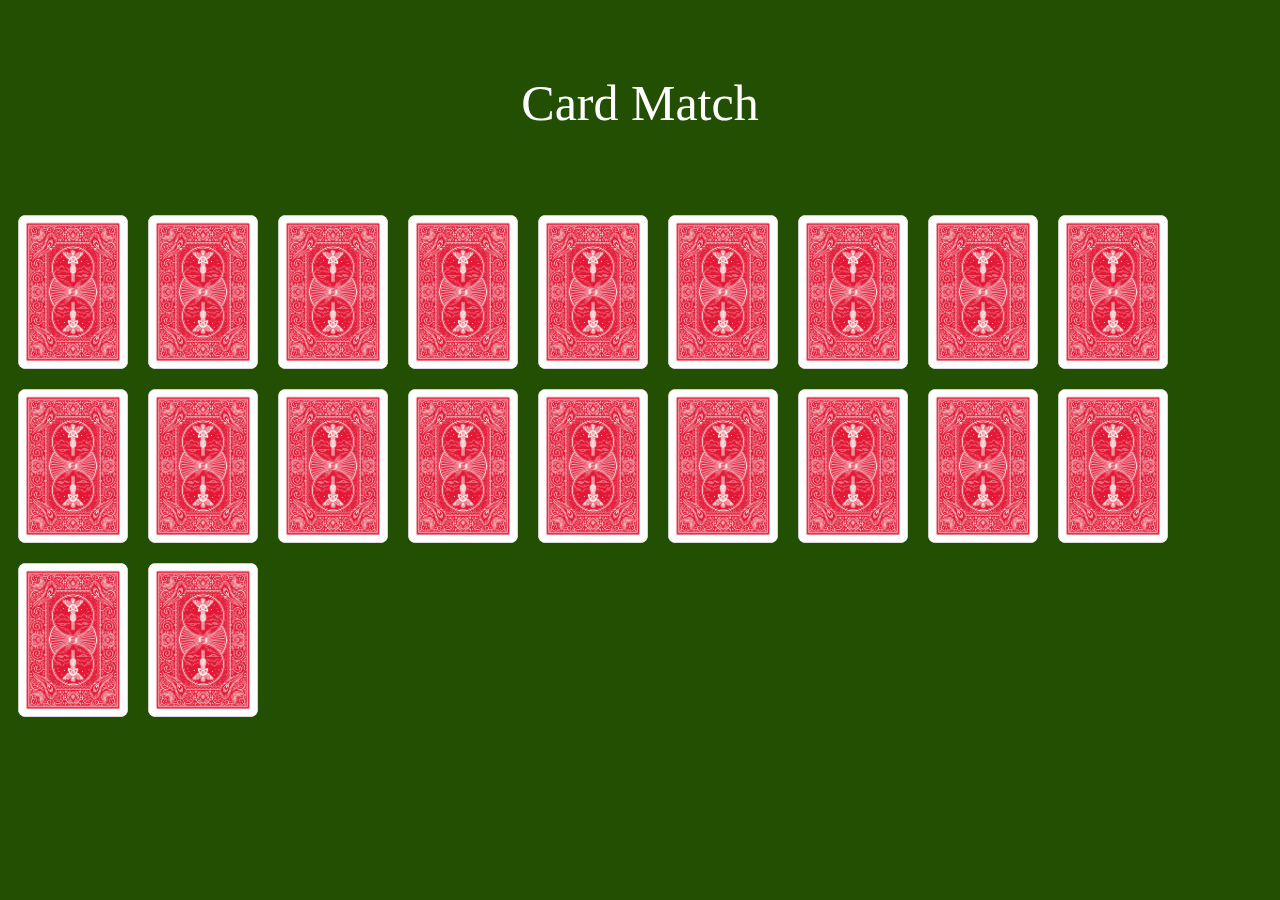
<file: card-match/index.html>
<!DOCTYPE html>
<html lang="en">
        <head>
          <meta charset="utf-8">
          <meta name="description" content="A simple example of how Javascript can manipulate DOM.">
          <meta name="keywords" content="General Assembly, Javascript, JS">
          <title>Card Match Game</title>
          <link rel="stylesheet" href="css/style.css">
        </head>
        <body>
        <div id="container">
            <h1> Card Match </h1>
        <div id=<"table">
         <script src="js/app.js"></script>
        </body>
</html>
</file>
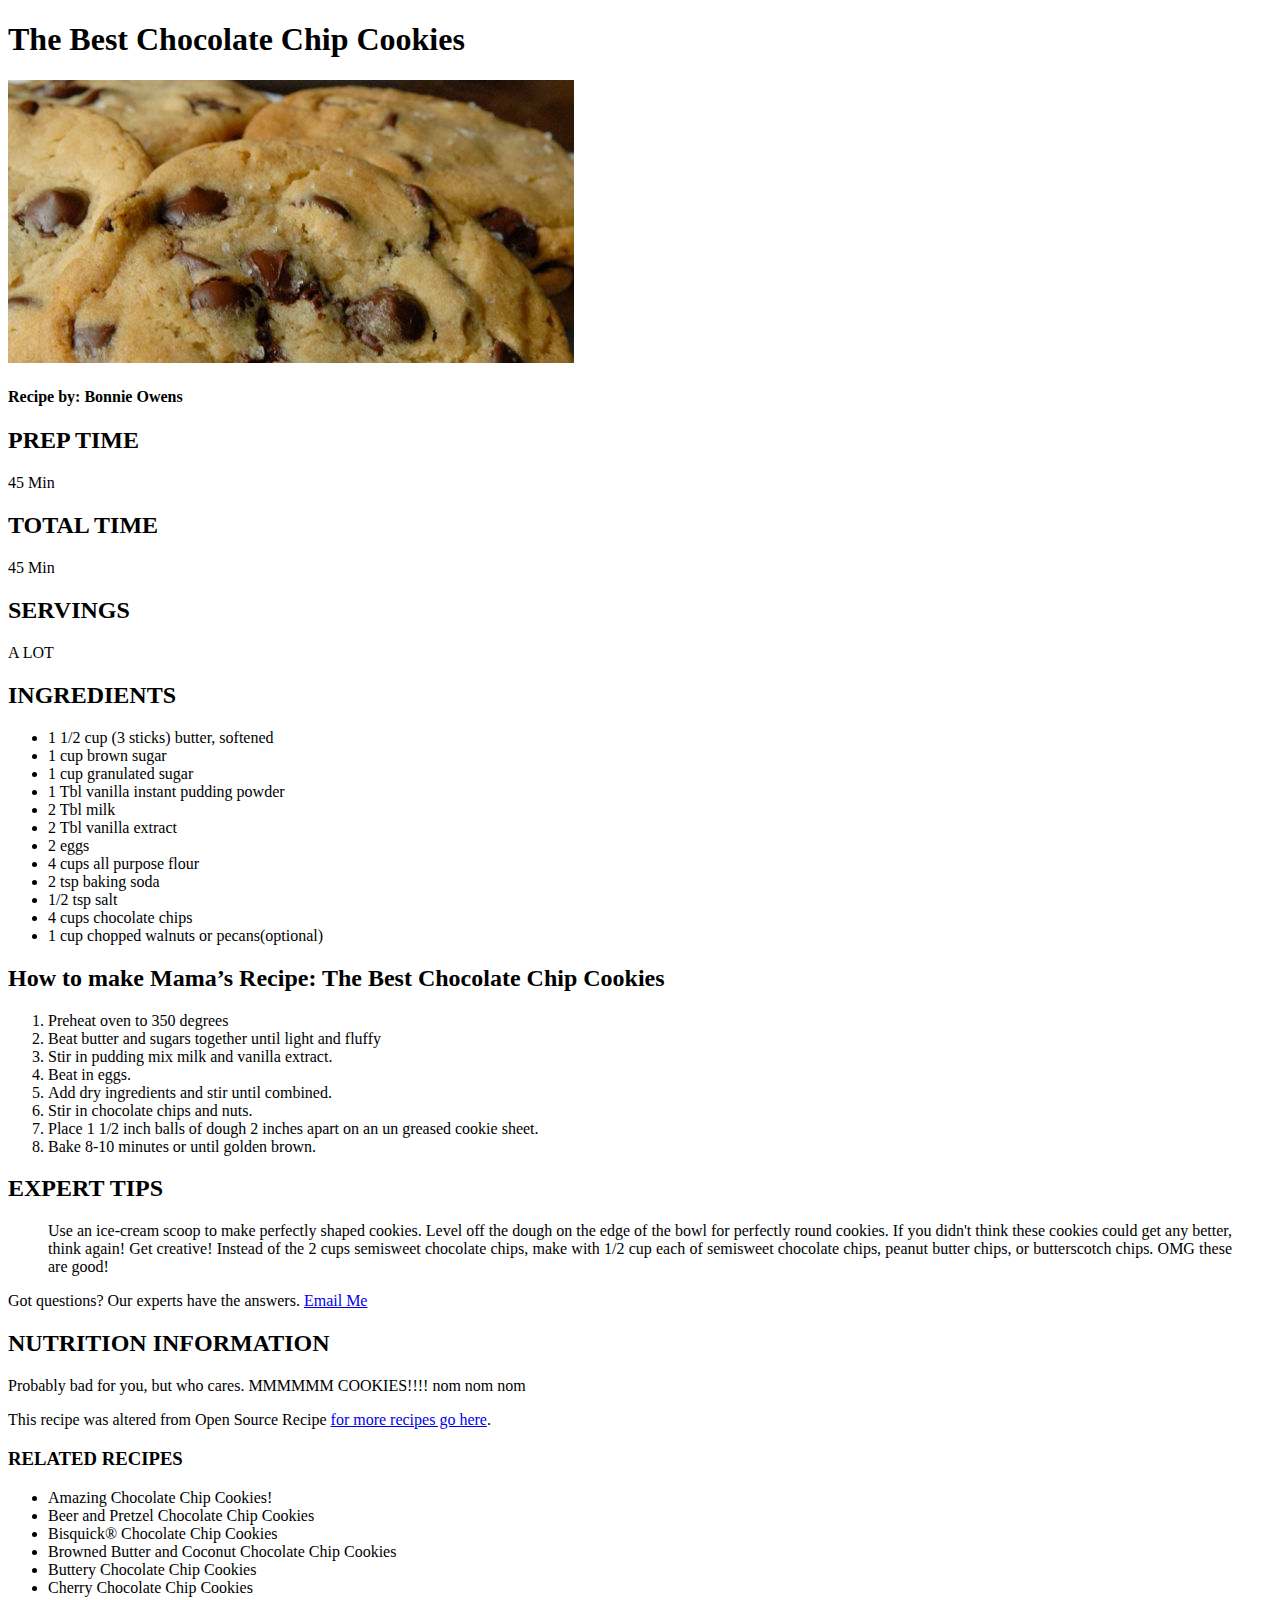
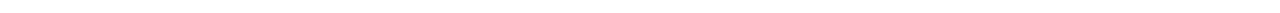
<file: cookie_recipe/index.html>
<!DOCTYPE html>
<html>
<header>

<h1> The Best Chocolate Chip Cookies </h1>
<img src="img/cookies.jpg">
<h4>Recipe by: Bonnie Owens</h4>
</header>


<section>
<h2>PREP TIME</h2>
45 Min

<h2>TOTAL TIME</h2>
45 Min

<h2>SERVINGS</h2>
A LOT

<h2>INGREDIENTS</h2>


<ul>
  <li>1 1/2 cup (3 sticks) butter, softened</li>
  <li>1 cup brown sugar</li>
	<li>1 cup granulated sugar</li>
	<li>1 Tbl vanilla instant pudding powder</li>
	<li>2 Tbl milk</li>
	<li>2 Tbl vanilla extract</li>
	<li>2 eggs</li>
	<li>4 cups all purpose flour</li>
	<li>2 tsp baking soda</li>
	<li>1/2 tsp salt</li>
	<li>4 cups chocolate chips</li>
	<li>1 cup chopped walnuts or pecans(optional)</li>
</ul>

</section>



<h2>How to make Mama’s Recipe: The Best Chocolate Chip Cookies</h2>

<ol>
<li>Preheat oven to 350 degrees</li>
<li>Beat butter and sugars together until light and fluffy</li>
<li>Stir in pudding mix milk and vanilla extract.</li>
<li>Beat in eggs.</li>
<li>Add dry ingredients and stir until combined.</li>
<li>Stir in chocolate chips and nuts.</li>
<li>Place 1 1/2 inch balls of dough 2 inches apart on an un greased cookie sheet.</li>
<li>Bake 8-10 minutes or until golden brown.</li>
</ol>


<h2>EXPERT TIPS</h2>
<blockquote align="justify">
Use an ice-cream scoop to make perfectly shaped cookies. Level off the dough on the edge of the bowl for perfectly round cookies.
If you didn't think these cookies could get any better, think again!
Get creative! Instead of the 2 cups semisweet chocolate chips,
make with 1/2 cup each of semisweet chocolate chips, peanut butter chips, or
butterscotch chips. OMG these are good!</blockquote>
<p>
Got questions? Our experts have the answers. <a href="mailto:me@fakeemail.com">Email Me</a></p>


<h2>NUTRITION INFORMATION</h2>
<p>Probably bad for you, but who cares. MMMMMM COOKIES!!!! nom nom nom<p>

<p>This recipe was altered from Open Source Recipe <a href="http://www.opensourcefood.com/people/Amanori/recipes/mamas-recipe-the-best-chocolate-chip-cookies">for more recipes go here</a>.
</p>

<footer>
<h3>RELATED RECIPES</h3>
<ul>
<li>Amazing Chocolate Chip Cookies!</li>
<li>Beer and Pretzel Chocolate Chip Cookies</li>
<li>Bisquick® Chocolate Chip Cookies</li>
<li>Browned Butter and Coconut Chocolate Chip Cookies</li>
<li>Buttery Chocolate Chip Cookies</li>
<li>Cherry Chocolate Chip Cookies</li>
</ul>

</footer>
</html>
</file>
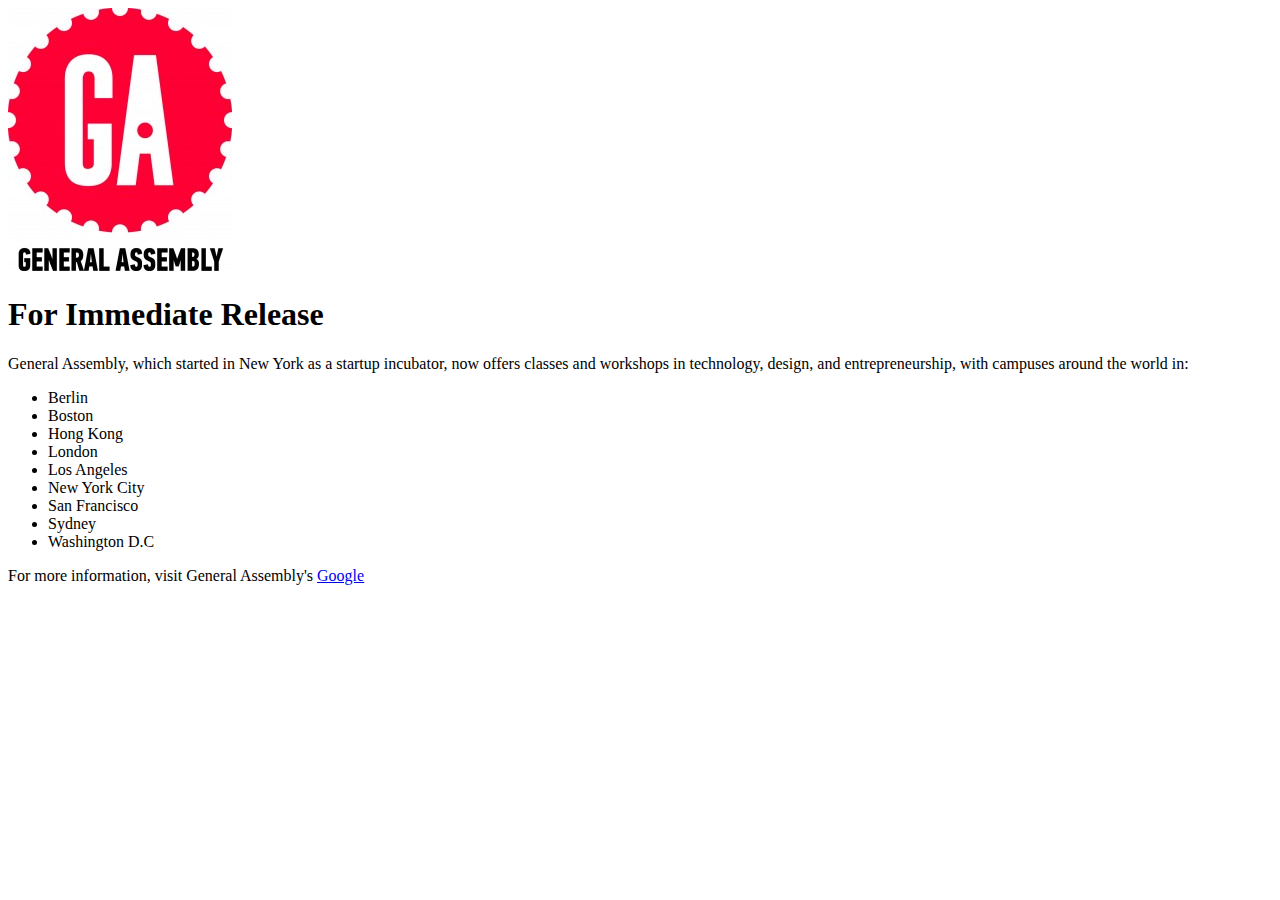
<file: ga_press_release/index.html>
<!DOCTYPE html>
<!-- html starts here -->
<html>
<!-- head starts here -->
<head>
<!-- head ends here -->
</head>
<!-- body starts here -->
<body>

<!-- start section here -->

<!-- image goes here -->
<img src="img/ga-logo.jpg">
<h1>For Immediate Release</h1>

<p>General Assembly, which started in New York as a startup incubator,
  now offers classes and workshops in technology, design, and entrepreneurship,
  with campuses around the world in: </p>
<ul>
<li>Berlin</li>
<li>Boston</li>
<li>Hong Kong</li>
<li>London</li>
<li>Los Angeles</li>
<li>New York City</li>
<li>San Francisco</li>
<li>Sydney</li>
<li>Washington D.C</li>
</ul>

<p>For more information, visit General Assembly's <a href="http://google.com">Google</a></p>

<!-- end section -->



<!-- body ends here -->
</body>

<!-- html ends here -->
</html>
</file>
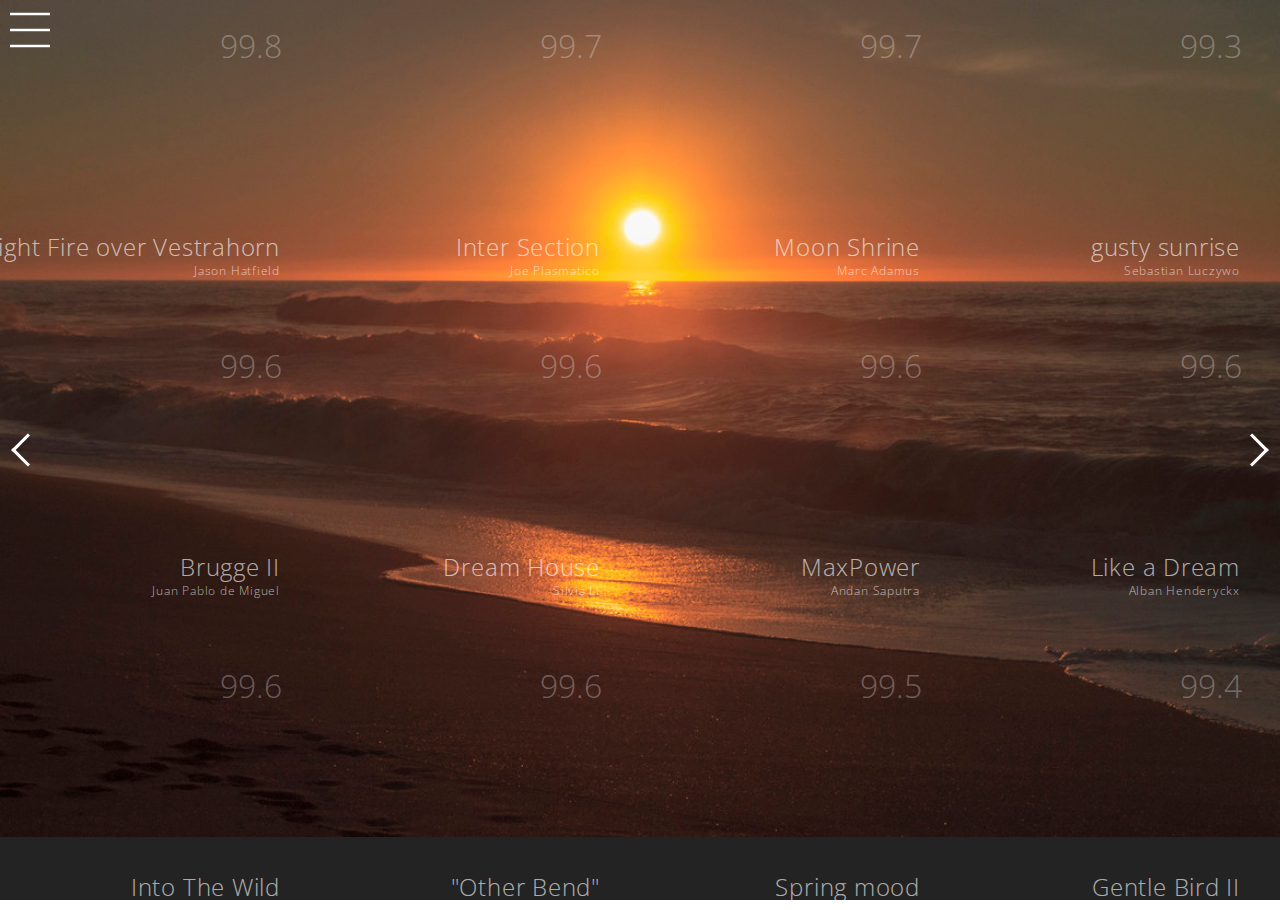
<file: gallery/index.html>
<!DOCTYPE html>
<html lang="en">
	<head>
    	<meta charset="utf-8">
    	<meta name="description" content="A simple example of how Javascript can manipulate DOM.">
    	<meta name="keywords" content="General Assembly, Javascript, JS">

		<title>Slider + Nav</title>

		<!-- external CSS link -->
		<link href='http://fonts.googleapis.com/css?family=Open+Sans:400,700,800,600,300' rel='stylesheet' type='text/css'>
		<link rel="stylesheet" href="css/reset.css">
		<link rel="stylesheet" href="css/style.css">
		<script src="js/slider.js"></script>
		<script src="js/nav.js"></script>
		<script src="js/gallery.js"></script>
	</head>
	<body>

			<nav id="nav">
				<ul>
					<li class="nav-item">Home</li>
					<li class="nav-item">Gallery</li>
				</ul>
			</nav>

			<div id="container">
				<section id="slider" class="slider" data-index="0">
						<ul>
							<li><img src="img/photos/california.jpg"></li>
							<li><img src="img/photos/marina-del-rey.jpg"></li>
							<li><img src="img/photos/venice.jpg"></li>
						</ul>
				</section>

				<section id="gallery" class="gallery" data-index="1">
					<ul>
					</ul>
				</section>

			</div><!-- #container -->

		<script src="js/app.js"></script>
	</body>
</html>
</file>
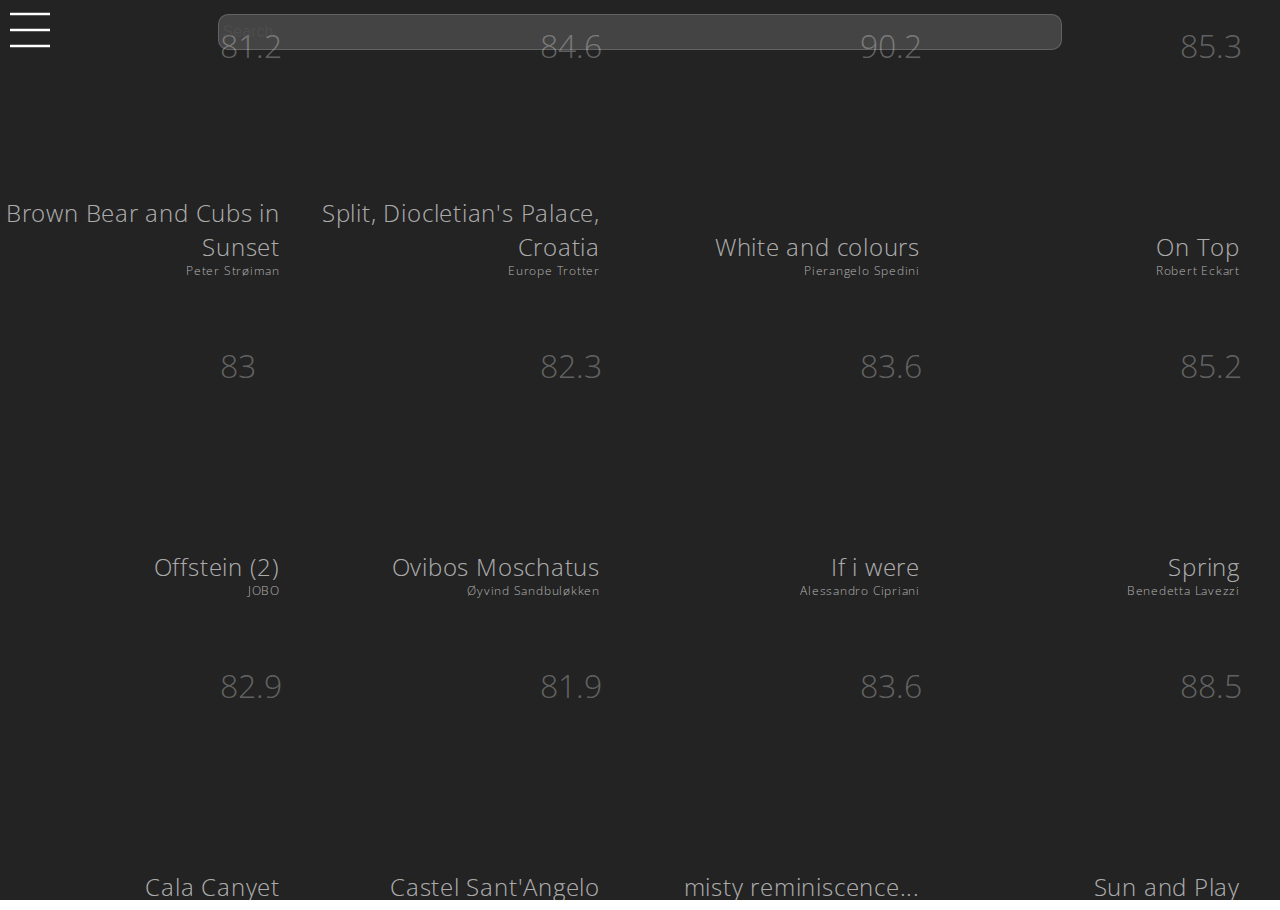
<file: refactor/index.html>
<!DOCTYPE html>
<html lang="en">
	<head>
    	<meta charset="utf-8">
    	<meta name="description" content="A simple example of how Javascript can manipulate DOM.">
    	<meta name="keywords" content="General Assembly, Javascript, JS">

		<title>Slider + Nav + Gallery + Contact</title>

		<!-- external CSS link -->
		<link href='http://fonts.googleapis.com/css?family=Open+Sans:400,700,800,600,300' rel='stylesheet' type='text/css'>
		<link rel="stylesheet" href="css/reset.css">
		<link rel="stylesheet" href="css/style.css">
		<script src="js/slider.js"></script>
		<script src="js/nav.js"></script>
		<script src="js/gallery.js"></script>
		<script src="js/search.js"></script>
		<script src="js/contact.js"></script>
	</head>
	<body>

		<nav id="nav">
			<ul>
				<li data-section="slider" class="nav-item">Home</li>
				<li data-section="gallery" class="nav-item">Gallery</li>
				<li data-section="contact" class="nav-item">Contact</li>
			</ul>
		</nav>

		<div id="container">

			<div id="search">
					<input placeholder="Search" type="search">
			</div>

			<section id="slider" class="slider" data-index="0">
					<ul>
						<li><img src="img/photos/california.jpg"></li>
						<li><img src="img/photos/marina-del-rey.jpg"></li>
						<li><img src="img/photos/venice.jpg"></li>
					</ul>
			</section>

			<section id="gallery" class="gallery" data-index="1">
				<ul>
				</ul>
			</section>

			<section id="single-photo" class="single-photo" data-index="2">

			</section>

			<section id="contact" class="contact" data-index="3">
				<div class="bg">
					<div class="wrapper" id="form-wrapper">
						<h1>Contact</h1>
						<form id="c_form" name="c_form">
							<input id="name" name="name" placeholder="Please enter your name" type="text" tabindex="1" >
							<input id="email" name="email" placeholder="Please enter your email address" type="email" tabindex="2" >
							<input id="tele" name="phone" placeholder="Please enter your telephone number" type="tel" tabindex="3" >
							<input id="site" name="url" placeholder="Please enter your website address" type="url" tabindex="4" >
							<textarea id="desc" name="description" placeholder="Please enter your message" type="text" tabindex="5"></textarea>
							<button id="contact-submit" name="submit" type="submit"  tabindex="5">Send Email</button>
						</form>
					</div>
				</div>
			</section>

		</div><!-- #container -->

		<script src="js/app.js"></script>
	</body>
</html>
</file>
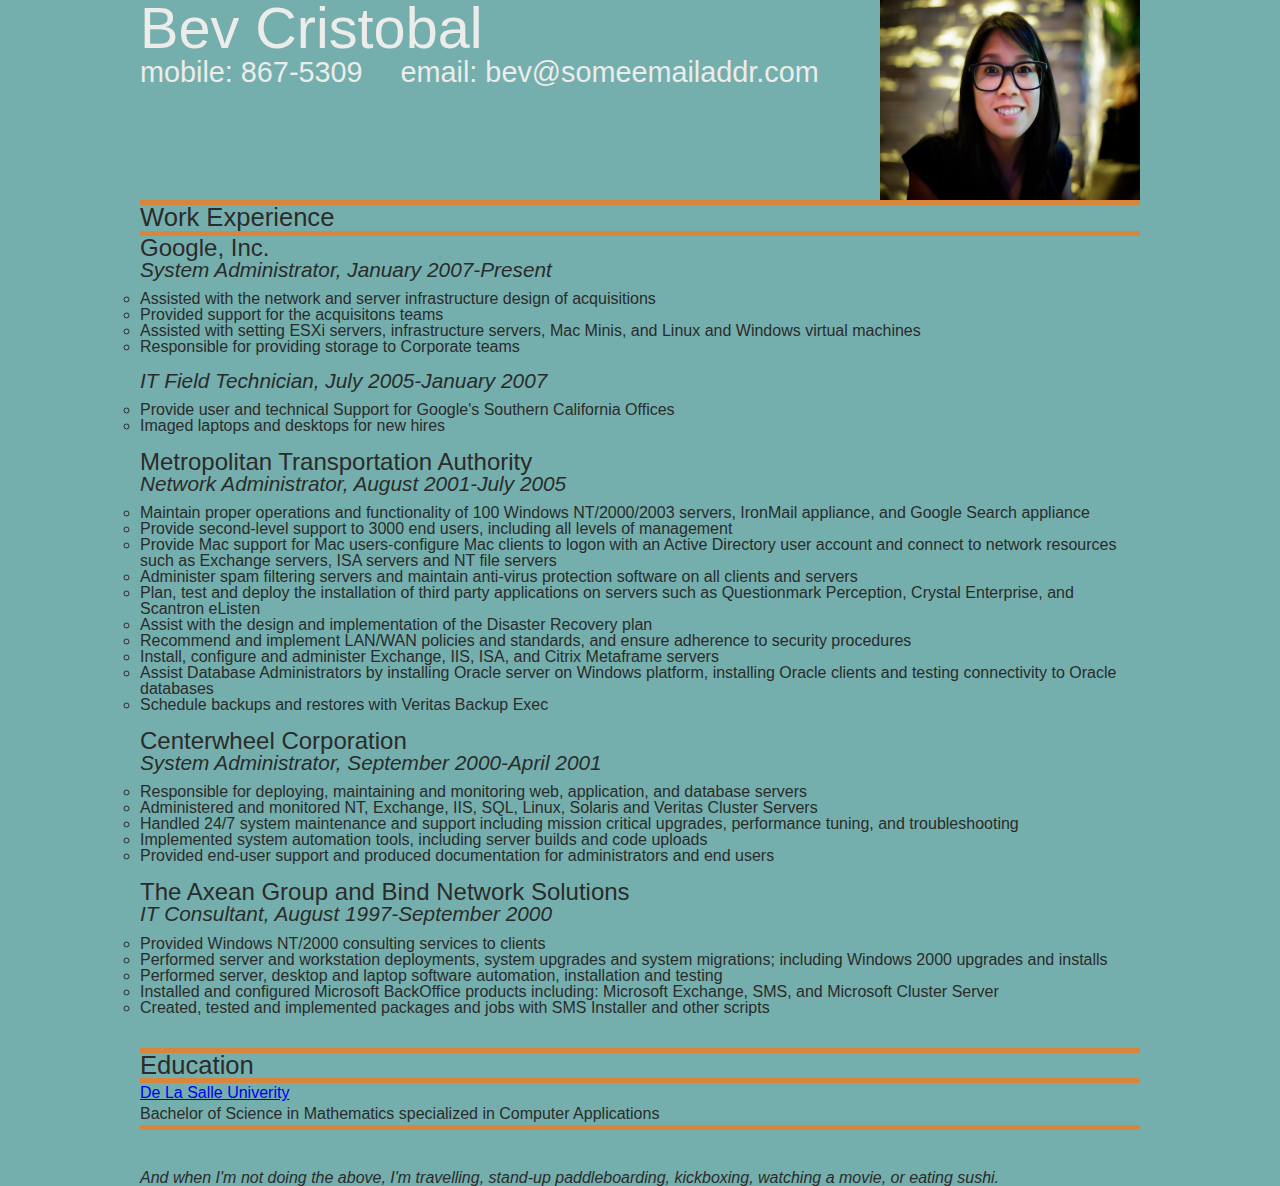
<file: resume/index.html>
<!DOCTYPE html>
<html>
<head>
  <meta charset="utf-8">
  <meta name="description" content="The resume of System Administrator turned
   Front-End Web Developer Bev Cristobal">
  <title>Bev Cristobal - R&eacute;sum&eacute;</title>
  <link href='http://fonts.googleapis.com/css?family=Lato:300, 400, 700 ' rel='stylesheet' type='text/css'>
  <link rel="stylesheet" href="css/style.css">
</head>
<header>
  <div id="contact_info"</div>
  <h1>Bev Cristobal</h1>
  <ul>
    <li>mobile: 867-5309</li>
    <li>email: bev@someemailaddr.com</li>
  </div>
  <ul>
  <div id="pic">
    <img src="img/bev.jpg" alt="Bev's Pic">
  </div>
</header>
<body>
<div class="work">
<h2>Work Experience</h2>
<ul>
    <h3>Google, Inc.</h3>
      <h4>System Administrator, January 2007-Present</h4>
       <ul>
         <li>Assisted with the network and server infrastructure design of
             acquisitions</li>
         <li>Provided support for the acquisitons teams</li>
         <li>Assisted with setting ESXi servers, infrastructure servers, Mac
             Minis, and Linux and Windows virtual machines
         </li>
         <li> Responsible for providing storage to Corporate teams</li>
        </ul>
        <h4>IT Field Technician, July 2005-January 2007</h4>
         <ul>
           <li>Provide user and technical Support for Google's Southern
               California Offices</li>
           <li>Imaged laptops and desktops for new hires</li>
         </ul>
  <h3> Metropolitan Transportation Authority</h3>
    <h4>Network Administrator, August 2001-July 2005</h4>
      <ul>
        <li>Maintain proper operations and functionality of 100 Windows
            NT/2000/2003 servers, IronMail appliance, and Google Search appliance
        </li>
        <li>Provide second-level support to 3000 end users, including all levels
            of management </li>
        <li>Provide Mac support for Mac users-configure Mac clients to logon
            with an Active Directory user account and connect to network
            resources such as Exchange servers, ISA servers and NT file servers
        </li>
        <li>Administer spam filtering servers and maintain anti-virus protection
            software on all clients and servers </li>
        <li>Plan, test and deploy the installation of third party applications
            on servers such as Questionmark Perception, Crystal Enterprise,
            and Scantron eListen</li>
        <li>Assist with the design and implementation of the Disaster
            Recovery plan</li>
        <li>Recommend and implement LAN/WAN policies and standards, and ensure
            adherence to security procedures</li>
        <li>Install, configure and administer Exchange, IIS, ISA, and Citrix
            Metaframe servers</li>
        <li>Assist Database Administrators by installing Oracle server on
            Windows platform, installing Oracle clients and testing connectivity
            to Oracle databases</li>
        <li>Schedule backups and restores with Veritas Backup Exec</li>
      </ul>
  <h3>Centerwheel Corporation</h3>
  <h4>System Administrator, September 2000-April 2001</h4>
      <ul>
        <li>Responsible for deploying, maintaining and monitoring web,
            application, and database servers</li>
         <li>Administered and monitored NT, Exchange, IIS, SQL, Linux, Solaris
             and Veritas Cluster Servers</li>
         <li>Handled 24/7 system maintenance and support including mission
             critical upgrades, performance tuning, and troubleshooting</li>
         <li>Implemented system automation tools, including server builds and
             code uploads</li>
         <li>Provided end-user support and produced documentation for
             administrators and end users</li>
       </ul>
  <h3> The Axean Group and Bind Network Solutions</h3>
  <h4>IT Consultant, August 1997-September 2000 </h4>
      <ul>
        <li>Provided Windows NT/2000 consulting services to clients</li>
        <li>Performed server and workstation deployments, system upgrades and
            system migrations; including Windows 2000 upgrades and installs</li>
        <li>Performed server, desktop and laptop software automation,
            installation and testing</li>
        <li>Installed and configured Microsoft BackOffice products including:
            Microsoft Exchange, SMS, and Microsoft Cluster Server</li>
        <li>Created, tested and implemented packages and jobs with SMS Installer
            and other scripts</li>
      </ul>
   </ul>
 </div>
 <div class="education">
 <h2>Education</h2>
 </div>
<p><a href="http://www.dlsu.edu.ph/">De La Salle Univerity<a></br>
Bachelor of Science in Mathematics specialized in Computer Applications</p>
</body>
<footer>
  <blockquote> And when I'm not doing the above, I'm travelling, stand-up paddleboarding,
      kickboxing, watching a movie, or eating sushi.</blockquote>
</footer>
</html>
</file>
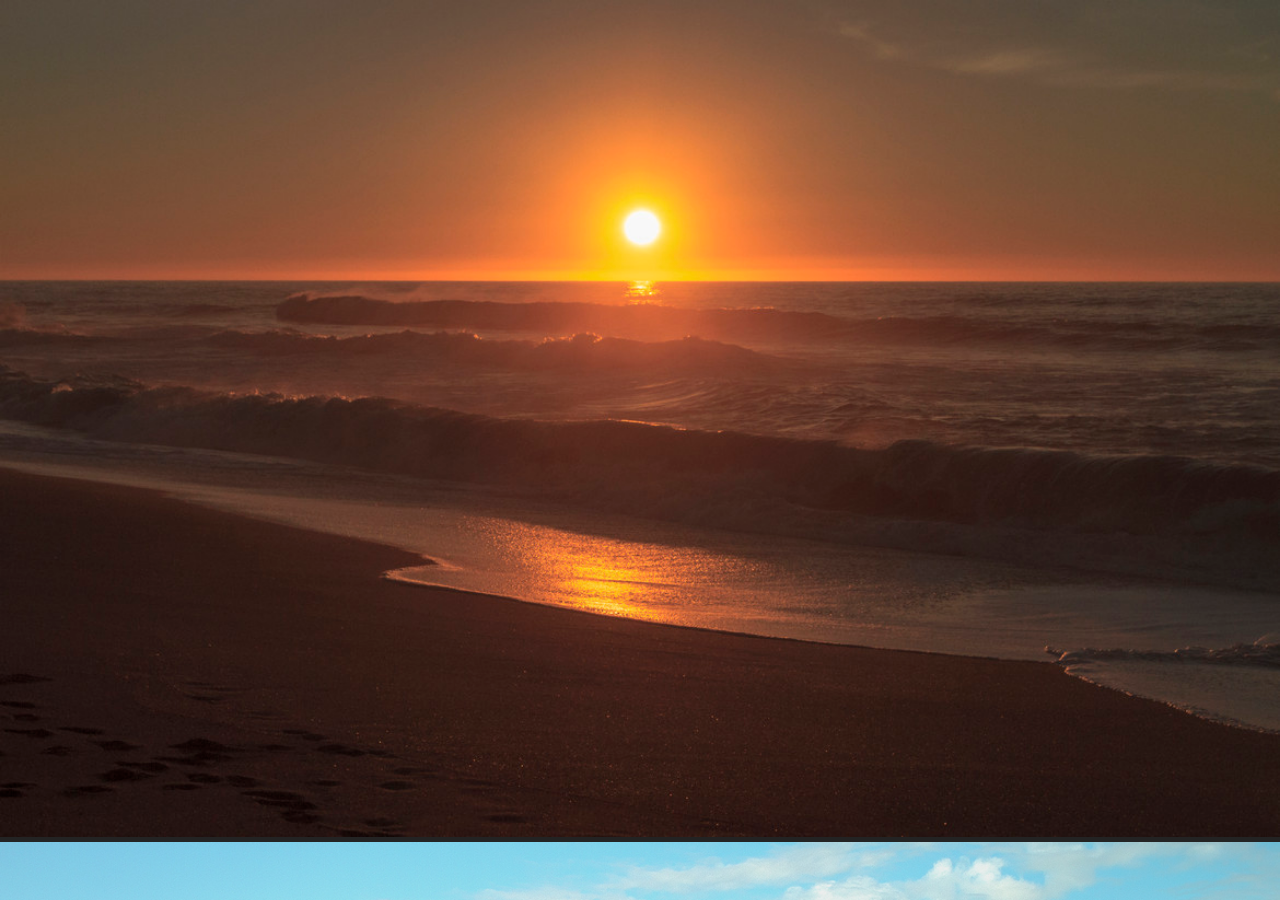
<file: slider/index.html>
<!DOCTYPE html>
<html lang="en">
	<head>
    	<meta charset="utf-8">
    	<meta name="description" content="A simple example of how Javascript can manipulate DOM.">
    	<meta name="keywords" content="General Assembly, Javascript, JS">

		<title>Slider</title>

		<!-- external CSS link -->
		<link href='http://fonts.googleapis.com/css?family=Open+Sans:400,700,800,600,300' rel='stylesheet' type='text/css'>
		<link rel="stylesheet" href="css/reset.css">
		<link rel="stylesheet" href="css/style.css">
		<script src="js/slider.js"></script>

	</head>
	<body>
		<div id="container">

			<section id="slider" class="slider" data-index="0">
					<ul>
						<li><img src="img/photos/california.jpg"></li>
						<li><img src="img/photos/marina-del-rey.jpg"></li>
						<li><img src="img/photos/venice.jpg"></li>
					</ul>
			</section>

		</div><!-- #container -->
		<script src="js/app.js"></script>
	</body>
</html>
</file>
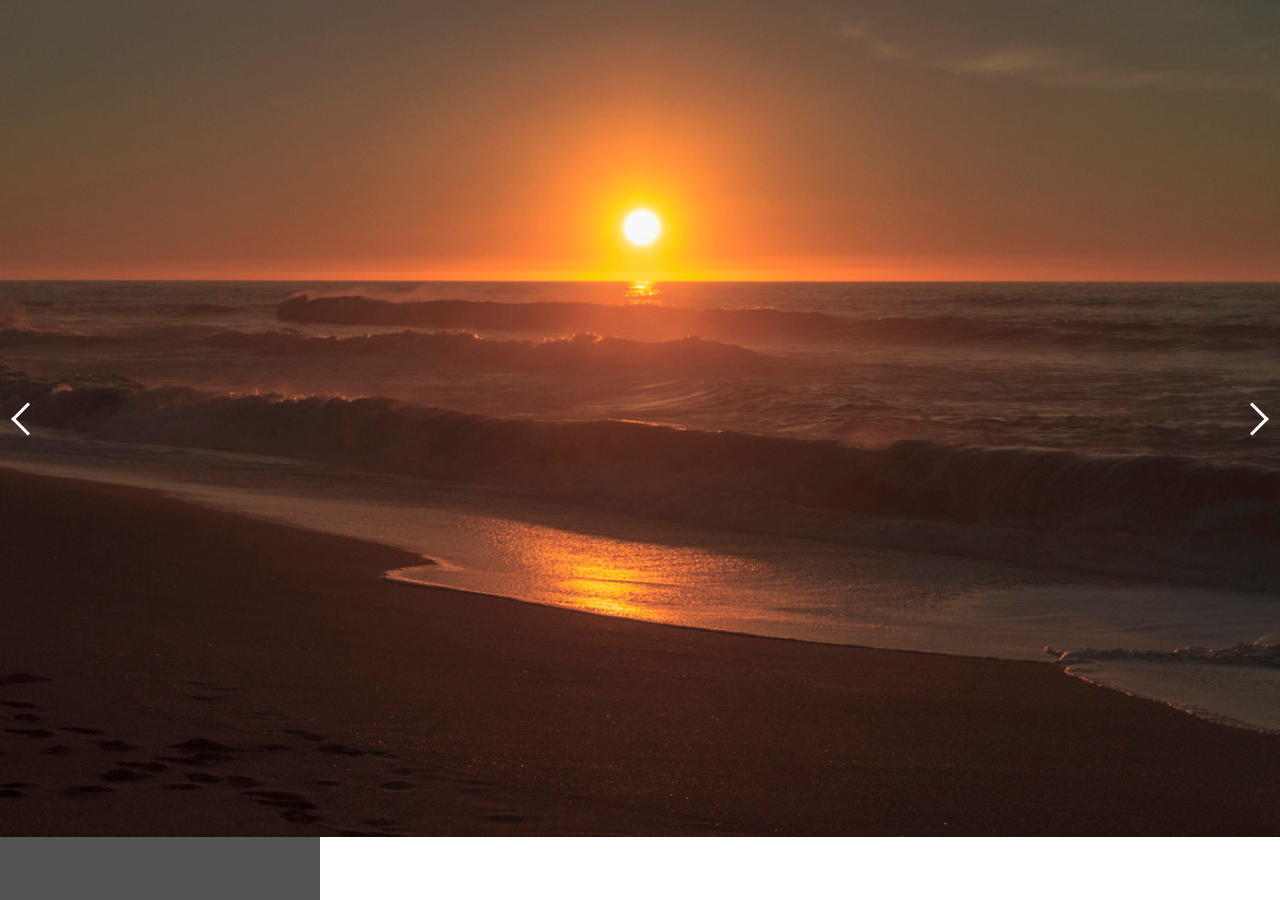
<file: webapp/index.html>
<!DOCTYPE html>
<html lang="en">
	<head>
    	<meta charset="utf-8">
    	<meta name="description" content="A simple example of how Javascript can manipulate DOM.">
    	<meta name="keywords" content="General Assembly, Javascript, JS">

		<title>Slider</title>

		<!-- external CSS link -->
		<link href='http://fonts.googleapis.com/css?family=Open+Sans:400,700,800,600,300' rel='stylesheet' type='text/css'>
		<link rel="stylesheet" href="css/reset.css">
		<link rel="stylesheet" href="css/style.css">
		<script src="js/slider.js"></script>
    <script src="js/nav.js"></script>
	</head>
	<body>
		<nav id="nav">
					<ul>
						<a href="#"><li>Home</li></a>
						<a href="#"><li>Gallery</li></a>
						<a href="#"><li>Contact</li></a>
					</ul>
		</nav>
		<div id="container">
			<div id="slider" class="slider">
					<ul>
						<li><img src="img/photos/california.jpg"></li>
						<li><img src="img/photos/marina-del-rey.jpg"></li>
						<li><img src="img/photos/venice.jpg"></li>
					</ul>
		 </div>


		</div><!-- #container -->

		<script src="js/app.js"></script>
	</body>
</html>
</file>
<file: card-match/css/style.css>
/*
Project Name: Card Match
Client:
Author: Bev
Developer @GA in SFO
*/




@import 'base.css';
@import 'layout.css';

/******************************************
/* LAYOUT
/*******************************************/

/******************************************
/* ADDITIONAL STYLES
/*******************************************/
</file>
<file: gallery/css/style.css>
/*
Project Name: Blank Template
Client: Your Client
Author: Your Name
Developer @GA in NYC
*/




@import 'base/base.css';

/******************************************
/* LAYOUT
/*******************************************/
@import 'comp/nav.css';
@import 'comp/slider.css';
@import 'comp/gallery.css';
@import 'comp/single-photo.css';
@import 'comp/search.css';
@import 'comp/contact.css';

/******************************************
/* ADDITIONAL STYLES
/*******************************************/
</file>
<file: refactor/css/style.css>
/*
Project Name: Blank Template
Client: Your Client
Author: Your Name
Developer @GA in NYC
*/




@import 'base/base.css';

/******************************************
/* LAYOUT
/*******************************************/
@import 'comp/nav.css';
@import 'comp/slider.css';
@import 'comp/gallery.css';
@import 'comp/single-photo.css';
@import 'comp/search.css';
@import 'comp/contact.css';

/******************************************
/* ADDITIONAL STYLES
/*******************************************/
</file>
<file: slider/css/style.css>
/*
Project Name: Blank Template
Client: Your Client
Author: Your Name
Developer @GA in NYC
*/




@import 'base/base.css';

/******************************************
/* LAYOUT
/*******************************************/

@import 'comp/slider.css';


/******************************************
/* ADDITIONAL STYLES
/*******************************************/
</file>
<file: webapp/css/style.css>
/*
Project Name: Blank Template
Client: Your Client
Author: Your Name
Developer @GA in NYC
*/




@import 'base/base.css';

/******************************************
/* LAYOUT
/*******************************************/

@import 'comp/slider.css';
@import 'comp/nav.css';


/******************************************
/* ADDITIONAL STYLES
/*******************************************/
</file>
<file: resume/css/style.css>
/*
Project Name: Blank Template
Client: Your Client
Author: Your Name
Developer @GA in NYC
*/

@import url('reset.css');
@import url('base.css');
@import url('layout.css');
</file>
